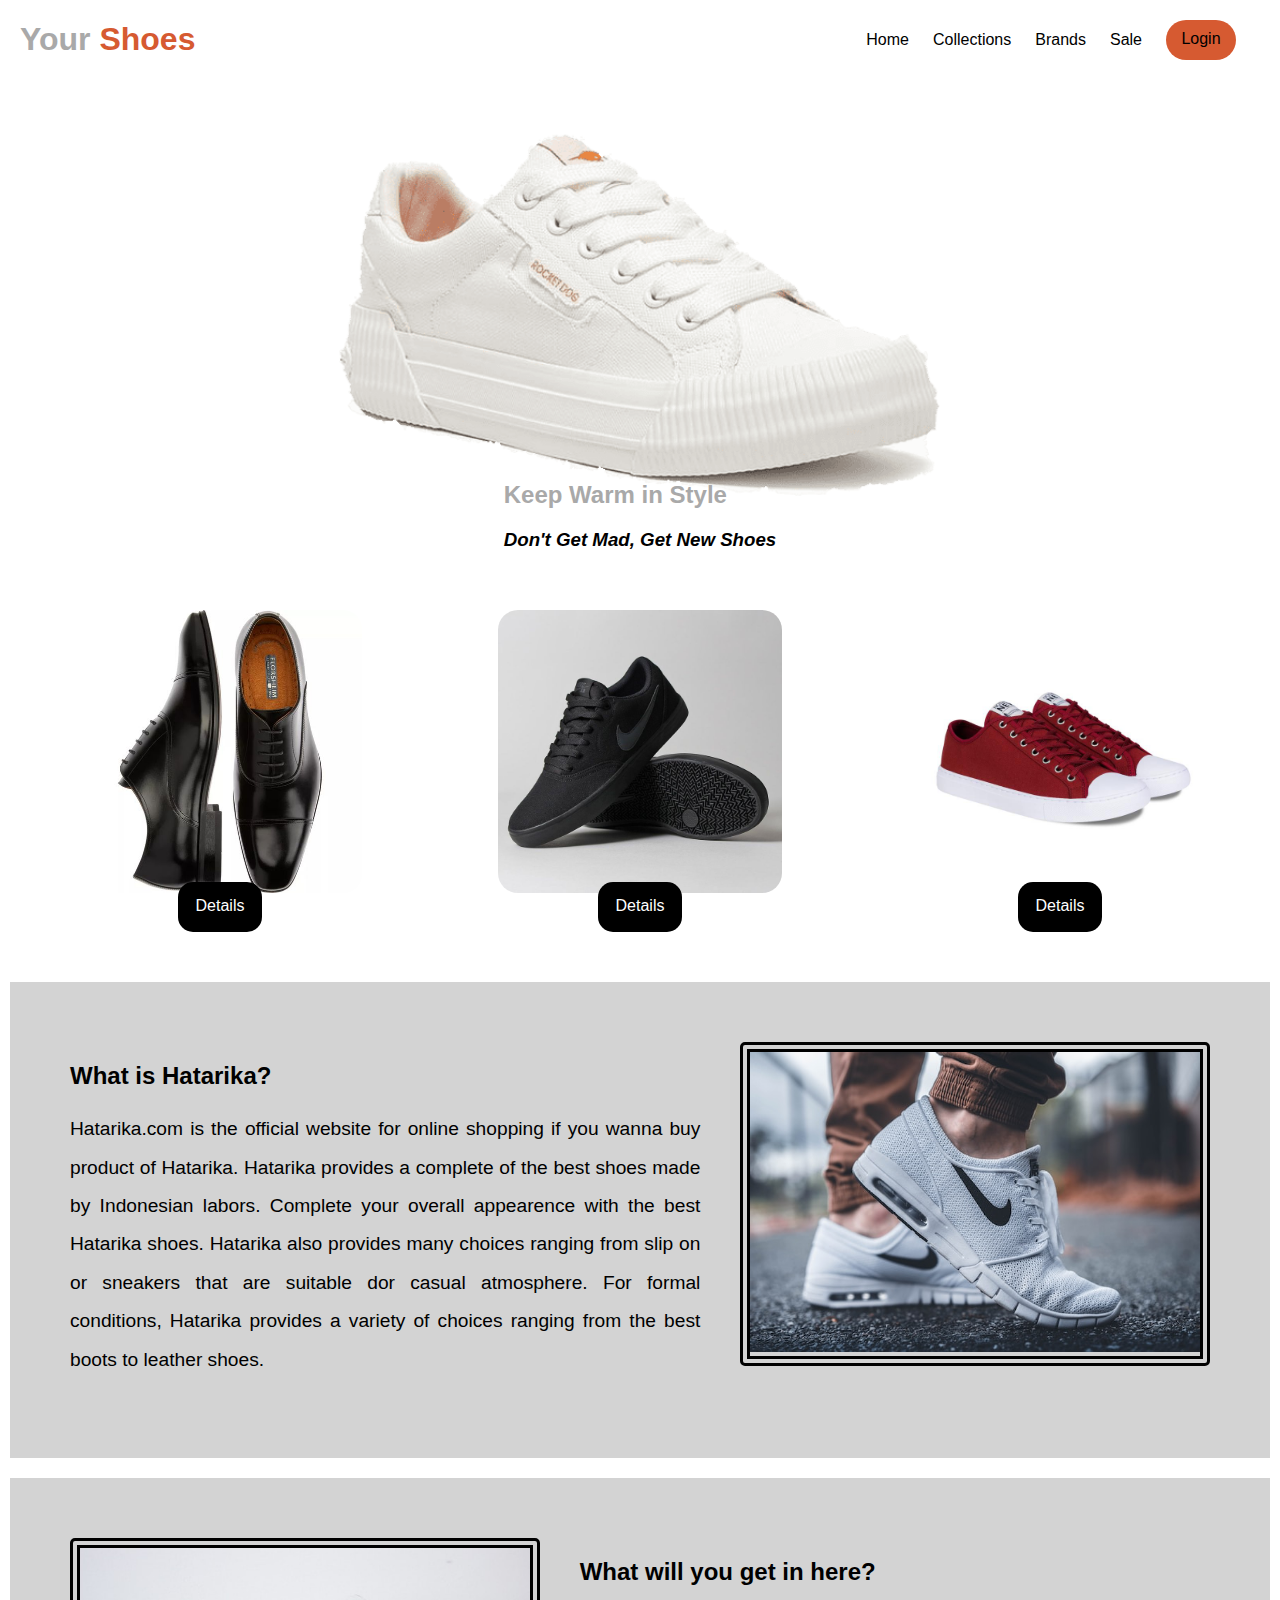
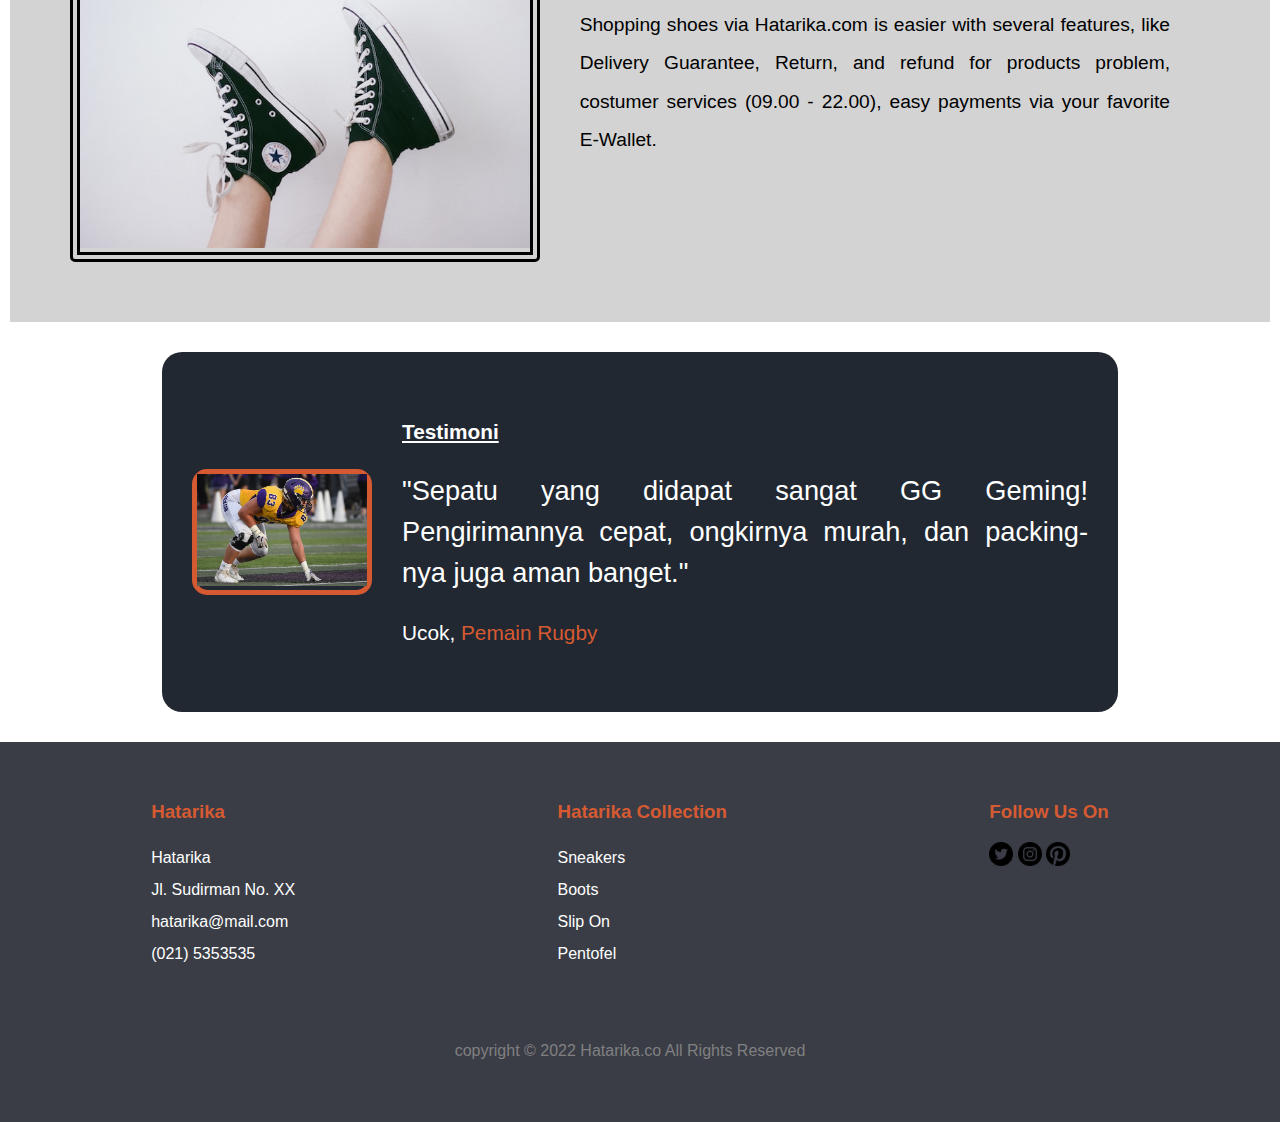
<file: index.html>
<!DOCTYPE html>
<html lang="en">
  <head>
    <meta charset="UTF-8" />
    <meta name="viewport" content="width=device-width, initial-scale=1.0" />
    <link rel="stylesheet" type="text/css" href="aset/style/style.css" />
    <title>Home - Hatarika Shoes</title>
  </head>
  <body>
    <header>
      <div class="logo">
        <h1>Your <span>Shoes</span></h1>
      </div>
      <div class="hamburger">
        <input class="hamburger-input" type="checkbox" />
        <span class="hamburger-span"></span>
        <span class="hamburger-span"></span>
        <span class="hamburger-span"></span>
      </div>
      <div class="navbar">
        <ul class="nav-list">
          <li class="nav-menu"><a class="nav-link" href="#">Home</a></li>
          <li class="nav-menu dr-container">
            <a class="nav-link" href="#">Collections</a>
            <ul class="dropdown">
              <li><a href="#">Sneakers</a></li>
              <li><a href="#">Slip On</a></li>
              <li><a href="#">Boots</a></li>
              <li><a href="#">Pentofel</a></li>
            </ul>
          </li>
          <li class="nav-menu dr-container">
            <a class="nav-link" href="#">Brands</a>
            <ul class="dropdown">
              <li><a href="#">Adidas</a></li>
              <li><a href="#">Nike</a></li>
              <li><a href="#">Converse</a></li>
            </ul>
          </li>
          <li class="nav-menu"><a class="nav-link" href="sale.html">Sale</a></li>
          <li class="nav-menu"><a class="nav-link login" href="#">Login</a></li>
        </ul>
      </div>
    </header>
    <div class="banner">
      <img src="aset/images/Illustration.png" alt="white sneakers" />
      <div class="jargon-wrapper">
        <h2>Keep Warm in Style</h2>
        <h3><i>Don't Get Mad, Get New Shoes</i></h3>
      </div>
    </div>
    <main>
      <div class="main-container">
        <div class="shoes-main">
          <img src="aset/images/pentofel.jpg" alt="pentofel" />
          <a class="btn btn-detail" href="detail.html">Details</a>
        </div>
        <div class="shoes-main">
          <img src="aset/images/blackcanvas.jpg" alt="black canvas" />
          <a class="btn btn-detail" href="detail.html">Details</a>
        </div>
        <div class="shoes-main">
          <img src="aset/images/redcanvas.jpg" alt="redcanvas" />
          <a class="btn btn-detail" href="detail.html">Details</a>
        </div>
      </div>
    </main>
    <!-- About Us -->
    <div class="aboutUs">
      <div class="about-text">
        <h2>What is Hatarika?</h2>
        <p style="text-align: justify; line-height: 2">
          Hatarika.com is the official website for online shopping if you wanna buy product of Hatarika. Hatarika provides a complete of the best shoes made by Indonesian labors. Complete your overall appearence with the best Hatarika
          shoes. Hatarika also provides many choices ranging from slip on or sneakers that are suitable dor casual atmosphere. For formal conditions, Hatarika provides a variety of choices ranging from the best boots to leather shoes.
        </p>
      </div>
      <div class="about-img">
        <img src="aset/images/about.jpg" alt="Nike" />
      </div>
    </div>
    <!-- What will you get -->
    <div class="aboutUs wwug">
      <div class="about-img" style="margin-right: 40px">
        <img src="aset/images/whatwillyouget.jpg" alt="Sneakers" />
      </div>
      <div class="about-text">
        <h2>What will you get in here?</h2>
        <p style="text-align: justify; line-height: 2">
          Shopping shoes via Hatarika.com is easier with several features, like Delivery Guarantee, Return, and refund for products problem, costumer services (09.00 - 22.00), easy payments via your favorite E-Wallet.
        </p>
      </div>
    </div>
    <!-- Testimoni -->
    <div class="testimoni">
      <div class="testimoni-img">
        <img src="aset/images/ucok.jpg" alt="ucok" />
      </div>
      <div class="testimoni-text">
        <p>
          <u><b>Testimoni</b></u>
        </p>
        <p>"Sepatu yang didapat sangat GG Geming! Pengirimannya cepat, ongkirnya murah, dan packing-nya juga aman banget."</p>
        <p>Ucok, <span>Pemain Rugby</span></p>
      </div>
    </div>
    <!-- Footer -->
    <footer>
      <div class="footer-content">
        <h3>Hatarika</h3>
        <a href="#">Hatarika</a>
        <a href="#">Jl. Sudirman No. XX</a>
        <a href="#">hatarika@mail.com</a>
        <a href="#">(021) 5353535</a>
      </div>
      <div class="footer-content">
        <h3>Hatarika Collection</h3>
        <a class="footer-link" href="#">Sneakers</a>
        <a class="footer-link" href="#">Boots</a>
        <a class="footer-link" href="#">Slip On</a>
        <a class="footer-link" href="#">Pentofel</a>
      </div>
      <div class="sosmed">
        <h3>Follow Us On</h3>
        <a href="#"><img src="aset/images/twitter.png" alt="twitter" /></a>
        <a href="#"><img src="aset/images/instagram.png" alt="instagram" /></a>
        <a href="#"><img src="aset/images/pinterest.png" alt="pinterest" /></a>
      </div>
      <div class="copyright">
        <p>copyright &copy; 2022 Hatarika.co All Rights Reserved</p>
      </div>
    </footer>
    <script src="aset/script/script.js"></script>
  </body>
</html>
</file>
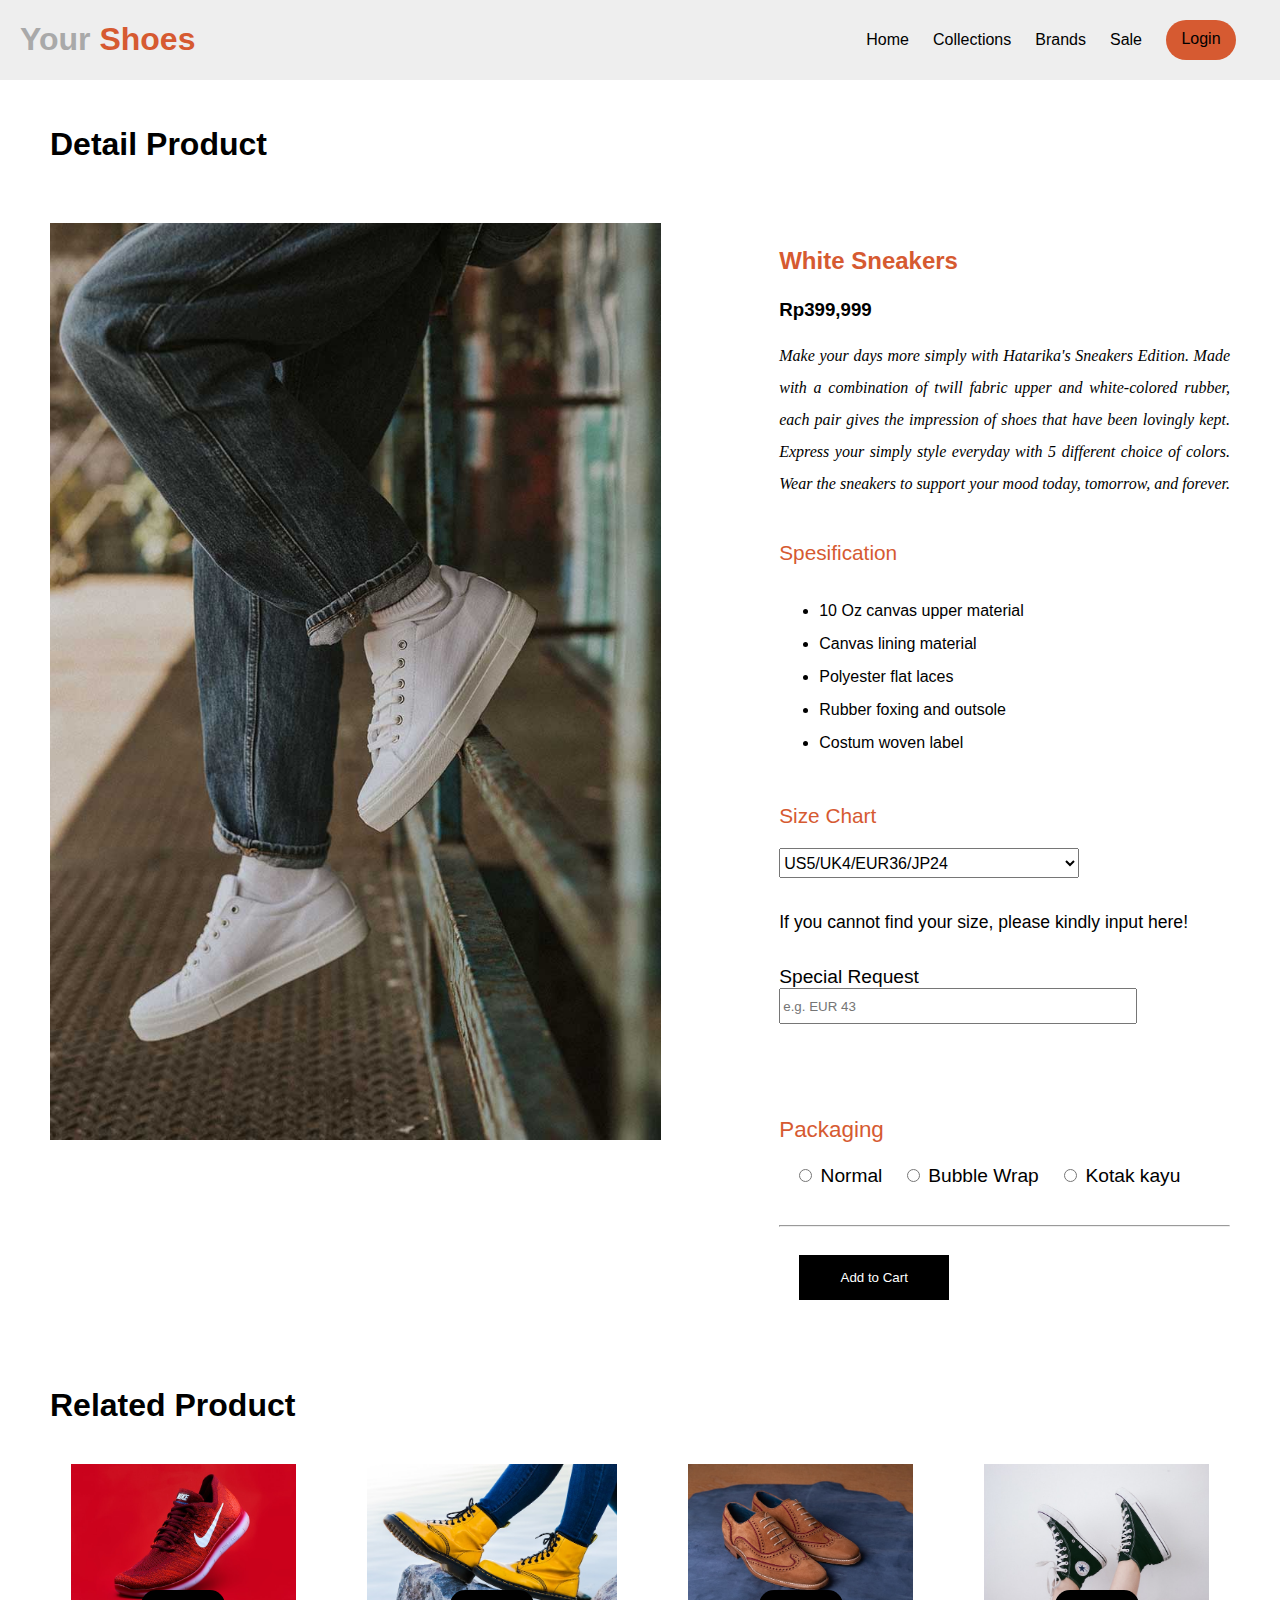
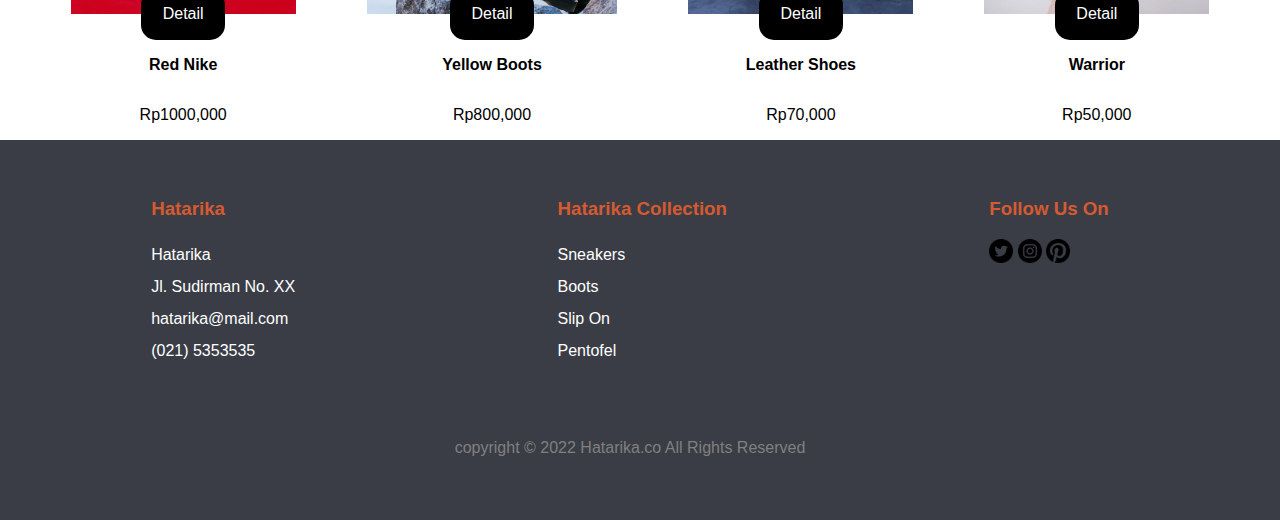
<file: detail.html>
<!DOCTYPE html>
<html lang="en">
  <head>
    <meta charset="UTF-8" />
    <meta name="viewport" content="width=device-width, initial-scale=1.0" />
    <link rel="stylesheet" href="aset/style/detail.css" />
    <title>Hatarika - Detail Product</title>
  </head>
  <body>
    <header>
      <div class="logo">
        <h1>Your <span>Shoes</span></h1>
      </div>
      <div class="hamburger">
        <input class="hamburger-input" type="checkbox" />
        <span class="hamburger-span"></span>
        <span class="hamburger-span"></span>
        <span class="hamburger-span"></span>
      </div>
      <div class="navbar">
        <ul class="nav-list">
          <li class="nav-menu"><a class="nav-link" href="index.html">Home</a></li>
          <li class="nav-menu dr-container">
            <a class="nav-link" href="#">Collections</a>
            <ul class="dropdown">
              <li><a href="#">Sneakers</a></li>
              <li><a href="#">Slip On</a></li>
              <li><a href="#">Boots</a></li>
              <li><a href="#">Pentofel</a></li>
            </ul>
          </li>
          <li class="nav-menu dr-container">
            <a class="nav-link" href="#">Brands</a>
            <ul class="dropdown">
              <li><a href="#">Adidas</a></li>
              <li><a href="#">Nike</a></li>
              <li><a href="#">Converse</a></li>
            </ul>
          </li>
          <li class="nav-menu"><a class="nav-link" href="#">Sale</a></li>
          <li class="nav-menu"><a class="nav-link login" href="#">Login</a></li>
        </ul>
      </div>
    </header>
    <main>
      <h2>Detail Product</h2>
      <div class="product-wrapper">
        <div class="product-img">
          <img src="aset/images/white-sneakers.jpg" alt="white sneakers" />
        </div>
        <div class="product-desc">
          <div class="product-text">
            <h3>White Sneakers</h3>
            <h3>Rp399,999</h3>
            <p>
              Make your days more simply with Hatarika's Sneakers Edition. Made with a combination of twill fabric upper and white-colored rubber, each pair gives the impression of shoes that have been lovingly kept. Express your simply
              style everyday with 5 different choice of colors. Wear the sneakers to support your mood today, tomorrow, and forever.
            </p>
          </div>
          <div class="spek">
            <p>Spesification</p>
            <ul>
              <li style="margin-bottom: 15px">10 Oz canvas upper material</li>
              <li style="margin-bottom: 15px">Canvas lining material</li>
              <li style="margin-bottom: 15px">Polyester flat laces</li>
              <li style="margin-bottom: 15px">Rubber foxing and outsole</li>
              <li style="margin-bottom: 15px">Costum woven label</li>
            </ul>
          </div>
          <div class="size">
            <form action="">
              <p>Size Chart</p>
              <select name="size" id="size">
                <option value="">US5/UK4/EUR36/JP24</option>
                <option value="">US6.5/UK5.5/EUR38/JP25</option>
                <option value="">US7/UK6/EUR39/JP25.8</option>
                <option value="">US8/UK7/EUR40/JP26</option>
                <option value="">US11/UK10.5/EUR45/JP29.5</option>
              </select>
              <p class="request">If you cannot find your size, please kindly input here!</p>
              <label for="request">
                Special Request
                <input type="text" name="request" id="request" placeholder="e.g. EUR 43" />
              </label>
              <div class="packaging">
                <p>Packaging</p>

                <label for="normal"><input type="radio" id="normal" name="packing" value="Normal" /> Normal</label>
                <label for="bubble">
                  <input type="radio" id="bubble" name="packing" value="BubbleWrap" />
                  Bubble Wrap
                </label>
                <label for="wood">
                  <input type="radio" id="wood" name="packing" value="kotakkayu" />
                  Kotak kayu
                </label>
              </div>
              <hr />
              <button type="submit" class="btn-submit">Add to Cart</button>
            </form>
          </div>
        </div>
      </div>
    </main>
    <div class="relate-products-wrapper">
      <h2>Related Product</h2>
      <div class="relate-products">
        <div class="relate-item">
          <img src="aset/images/rednike.jpg" alt="Red Nike" />
          <a href="#" class="btn btn-detail">Detail</a>
          <p><b>Red Nike</b></p>
          <p>Rp1000,000</p>
        </div>
        <div class="relate-item">
          <img src="aset/images/yellowshoes.jpg" alt="yellow boots" />
          <a href="#" class="btn btn-detail">Detail</a>
          <p><b>Yellow Boots</b></p>
          <p>Rp800,000</p>
        </div>
        <div class="relate-item">
          <img src="aset/images/leather(1).jpg" alt="leather" />
          <a href="#" class="btn btn-detail">Detail</a>
          <p><b>Leather Shoes</b></p>
          <p>Rp70,000</p>
        </div>
        <div class="relate-item">
          <img src="aset/images/warior.jpg" alt="Warior" />
          <a href="#" class="btn btn-detail">Detail</a>
          <p><b>Warrior</b></p>
          <p>Rp50,000</p>
        </div>
      </div>
    </div>
    <footer>
      <div class="footer-content">
        <h3>Hatarika</h3>
        <a href="#">Hatarika</a>
        <a href="#">Jl. Sudirman No. XX</a>
        <a href="#">hatarika@mail.com</a>
        <a href="#">(021) 5353535</a>
      </div>
      <div class="footer-content">
        <h3>Hatarika Collection</h3>
        <a class="footer-link" href="#">Sneakers</a>
        <a class="footer-link" href="#">Boots</a>
        <a class="footer-link" href="#">Slip On</a>
        <a class="footer-link" href="#">Pentofel</a>
      </div>
      <div class="sosmed">
        <h3>Follow Us On</h3>
        <a href="#"><img src="aset/images/twitter.png" alt="twitter" /></a>
        <a href="#"><img src="aset/images/instagram.png" alt="instagram" /></a>
        <a href="#"><img src="aset/images/pinterest.png" alt="pinterest" /></a>
      </div>
      <div class="copyright">
        <p>copyright &copy; 2022 Hatarika.co All Rights Reserved</p>
      </div>
    </footer>
    <script src="aset/script/script.js"></script>
  </body>
</html>
</file>
<file: aset/style/style.css>
/* universal */
body {
  padding: 0;
  margin: 0;
  font-family: sans-serif;
  box-sizing: border-box;
}
a {
  text-decoration: none;
}
.btn {
  background-color: #000;
  color: white;
  display: inline-block;
  width: 84px;
  padding: 15px 0 0 0;
  height: 35px;
  border-radius: 15px;
}
.btn-detail:hover {
  background-color: white;
  color: #d65a31;
  cursor: pointer;
}
/* hamburger-button */
.hamburger {
  width: 30px;
  height: 20px;
  /* background-color: antiquewhite; */
  display: none;
}
.hamburger-span {
  height: 4px;
  width: 100%;
}
/* header start */
header {
  display: flex;
  justify-content: space-between;
  align-items: center;
  padding: 0 20px;
}
.logo {
  color: darkgrey;
}
.logo h1 span {
  color: #d65a31;
}
.navbar .nav-list {
  display: flex;
  list-style: none;
  /* background-color: aqua; */
  align-items: center;
}
.nav-link {
  text-align: center;
  text-decoration: none;
  color: black;
  margin-right: 24px;
}
.login {
  background-color: #d65a31;
  /* line-height: 2; */
  display: inline-block;
  padding-top: 10px;
  border-radius: 20px;
  width: 70px;
  height: 30px;
}
.nav-link:hover {
  color: #d65a31;
}
.login:hover {
  background-color: black;
  color: #d65a31;
}

.dr-container:hover .dropdown {
  display: flex;
}
.dropdown {
  display: none;
  flex-direction: column;
  list-style: none;
  background-color: #eee;
  width: 150px;
  position: fixed;
  z-index: 999;
  padding: 0;
}
.dropdown li {
  line-height: 1.5;
  padding: 16px;
}
.dropdown li:hover {
  background-color: black;
  cursor: pointer;
}
.dropdown li:hover a {
  color: #d65a31;
}
.dropdown li a {
  text-decoration: none;
  color: #000;
}
/* header end */
/* Banner */
.banner {
  display: flex;
  flex-direction: column;
  align-items: center;
  height: 500px;
  position: relative;
}
.banner img {
  height: 90%;
  object-fit: contain;
}
.jargon-wrapper {
  position: absolute;
  bottom: 10px;
}
.jargon-wrapper h2 {
  color: darkgrey;
}
/* banner end */

/* main start */
main {
  margin: 0 10px;
}
.main-container {
  background-image: url("https://i.ibb.co/DKXGrBP/bg.png");
  background-size: 80px;
  width: 100%;
  display: flex;
  justify-content: space-around;
  margin-top: 0;
}
.shoes-main {
  width: 25%;
  height: fit-content;
  padding: 30px;
  text-align: center;
}
.shoes-main img {
  width: 90%;
  object-fit: contain;
  border-radius: 20px;
}
.btn-detail {
  margin-top: -32px;
}
.btn-detail:hover {
  background-color: white;
  color: #000;
}
/* main end */

/* about us */
.aboutUs {
  display: flex;
  justify-content: space-around;
  padding: 60px;
  margin: 20px 10px;
  background-color: #d3d3d3;
}
.about-text {
  margin-right: 40px;
  width: 80%;
}
.about-text p {
  font-size: 1.2rem;
}
.about-img {
  padding: 0;
  width: 20%;
  border: 10px double black;
  border-radius: 5px;
  height: fit-content;
  width: fit-content;
}
.about-img img {
  height: 300px;
  object-fit: contain;
}
/* about us end */

/* testimoni */
.testimoni {
  background-color: #212832;
  width: 70%;
  height: 300px;
  margin: 30px auto;
  border: none;
  border-radius: 20px;
  padding: 30px;
  display: flex;
  justify-content: space-between;
  align-items: center;
}
.testimoni:hover {
  width: 80%;
  height: 400px;
}
.testimoni-img {
  border: 5px solid #d65a31;
  border-radius: 15px;
  width: 40%;
}
.testimoni-img img {
  width: 100%;
}
.testimoni-text {
  color: white;
  margin-left: 30px;
  text-align: justify;
  font-size: 1.3rem;
}
.testimoni-text p:nth-child(2) {
  font-size: 1.7rem;
  line-height: 1.5;
}
.testimoni-text span {
  color: #d65a31;
}
/* testimoni end */

/* footer */
footer {
  background-color: #3a3d46;
  height: 300px;
  display: flex;
  background-image: url("https://i.ibb.co/DKXGrBP/bg.png");
  background-repeat: repeat-y;
  background-size: 80px;
  justify-content: space-around;
  padding: 40px 40px 40px 20px;
  flex-wrap: wrap;
}
.copyright {
  width: 100%;
  text-align: center;
}
.footer-content h3 {
  color: #d65a31;
}
.footer-content a {
  display: block;
  color: white;
  line-height: 2;
}
.footer-link:hover {
  color: #d65a31;
}
.sosmed h3 {
  color: #d65a31;
}
.sosmed img {
  width: 24px;
}
.copyright {
  margin-top: 50px;
  color: grey;
}

/* footer end */
/* layar tablet */
@media screen and (max-width: 1000px) {
  header {
    flex-direction: column;
  }
  .banner img {
    height: 80%;
    object-fit: contain;
  }
  .jargon-wrapper {
    text-align: center;
  }
  .main-container {
    flex-direction: column;
    align-items: center;
  }
  .shoes-main {
    width: 60vw;
  }
  .aboutUs {
    flex-direction: column;
  }
  .about-text {
    width: 100%;
  }
  .about-img {
    align-self: center;
    margin: auto !important;
  }
  .wwug {
    display: flex;
    flex-direction: column-reverse;
  }
  .testimoni {
    flex-direction: column;
    height: fit-content;
  }
  footer {
    flex-direction: column;
    align-items: center;
    height: fit-content;
    text-align: center;
  }
  footer h3 {
    font-size: 2rem;
  }
}
/* layar ponsel */
@media screen and (max-width: 500px) {
  .hamburger {
    display: flex;
    flex-direction: column;
    justify-content: space-between;
    margin: 0 auto;
    position: relative;
  }
  .hamburger-input {
    width: 40px;
    opacity: 0;
    top: -4px;
    left: -4px;
    height: 40px;
    position: absolute;
  }
  .hamburger-span {
    background-color: #d65a31;
  }
  .navbar {
    position: absolute;
    background-color: white;
    width: 100vw;
    z-index: 999;
    top: 120px;
    right: -1000px;
    transition: all 0.7s;
  }
  .toggle {
    right: 0;
  }
  .nav-list {
    flex-direction: column;
    margin-left: -12px;
    line-height: 4;
  }
  .login {
    /* display: block; */
    line-height: 1;
  }
  .banner {
    justify-content: space-around;
  }
  .banner img {
    width: 90%;
    object-fit: contain;
  }
  .jargon-wrapper {
    position: unset;
  }
  .about-text p {
    font-size: 0.9rem;
  }
  .about-img {
    width: 100%;
    border: none;
  }
  .about-img img {
    height: 120px;
    object-fit: contain;
    border: 10px double black;
  }
  .testimoni {
    padding: 10px;
  }
  .testimoni-img {
    width: 90%;
    object-fit: contain;
  }
  .testimoni-text p:nth-child(2) {
    font-size: 1rem;
  }
  .testimoni-text {
    margin: 10px;
  }
  footer {
    background-size: 50px;
  }
  footer h3 {
    font-size: 1.1rem;
  }
}
</file>
<file: aset/style/detail.css>
/* universal */
body {
  padding: 0;
  margin: 0;
  font-family: sans-serif;
  box-sizing: border-box;
}
a {
  text-decoration: none;
}
.btn {
  background-color: #000;
  color: white;
  display: inline-block;
  width: 84px;
  padding: 15px 0 0 0;
  height: 35px;
  border-radius: 15px;
}
select {
  width: 300px;
  height: 30px;
  font-size: 1.3rem;
}
label {
  font-size: 1.2rem;
}
/* hamburger-button */
.hamburger {
  width: 30px;
  height: 20px;
  /* background-color: antiquewhite; */
  display: none;
}
.hamburger-span {
  height: 4px;
  width: 100%;
}
/* header start */
header {
  display: flex;
  justify-content: space-between;
  align-items: center;
  background-color: #eee;
  padding: 0 20px;
}
.logo {
  color: darkgrey;
}
.logo h1 span {
  color: #d65a31;
}
.navbar .nav-list {
  display: flex;
  list-style: none;
  align-items: center;
}
.nav-link {
  text-align: center;
  text-decoration: none;
  color: black;
  margin-right: 24px;
}
.login {
  background-color: #d65a31;
  display: inline-block;
  padding-top: 10px;
  border-radius: 20px;
  width: 70px;
  height: 30px;
}
.nav-link:hover {
  color: #d65a31;
}
.login:hover {
  background-color: black;
  color: #d65a31;
}

.dr-container:hover .dropdown {
  display: flex;
}
.dropdown {
  display: none;
  flex-direction: column;
  list-style: none;
  background-color: white;
  width: 150px;
  position: fixed;
  z-index: 999;
  padding: 0;
}
.dropdown li {
  line-height: 1.5;
  padding: 16px;
}
.dropdown li:hover {
  background-color: black;
  cursor: pointer;
}
.dropdown li:hover a {
  color: #d65a31;
}
.dropdown li a {
  text-decoration: none;
  color: #000;
}
/* header end */

/* main */
main h2 {
  margin-bottom: 20px;
  padding: 20px 50px;
  font-size: 2rem;
}
.product-wrapper {
  display: flex;
  padding: 20px 50px;
  justify-content: space-between;
  margin: auto;
  gap: 10%;
}
.product-img {
  height: 100%;
}
.product-img img {
  width: 100%;
  height: auto;
  object-fit: contain;
  margin: 0px auto;
}
.product-desc {
  width: 50%;
  display: flex;
  flex-direction: column;
  padding-right: 0;
}

.product-text h3:nth-child(1) {
  color: #d65a31;
  font-size: 1.5rem;
}
.product-text p {
  text-align: justify;
  margin-bottom: 20px;
  font-family: cursive;
  line-height: 2;
  font-style: italic;
}
.spek,
.size {
  display: flex;
  flex-direction: column;
}
select {
  font-size: 1rem;
}
.spek p,
.size p {
  color: #d65a31;
  font-size: 1.3rem;
}
p.request {
  color: #000;
  font-size: 1.1rem;
  line-height: 3;
}
#request {
  height: 30px;
  width: 350px;
  margin-bottom: 40px;
}
.btn-submit {
  background-color: #000;
  margin: 20px;
  color: white;
  width: 150px;
  height: 35px;
  border: none;
  padding: 15px 0 30px 0;
}
.btn-submit:hover {
  background-color: #eee;
  color: black;
  cursor: pointer;
}
.packaging {
  padding: 30px 0;
}
.packaging p {
  color: #d65a31;
  font-size: 1.4rem;
}
input[type="radio"] {
  margin-left: 20px;
}

/* main end */
/* related products */
.relate-products-wrapper {
  width: 100%;
}
.relate-products-wrapper h2 {
  margin-bottom: 20px;
  padding: 20px 50px;
  font-size: 2rem;
}
.relate-products {
  display: flex;
  width: 90%;
  margin: auto;
  gap: 5%;
  box-sizing: border-box;
  justify-content: space-around;
}
.relate-item {
  display: flex;
  flex-direction: column;
  align-items: center;
  text-align: center;
}
.relate-item img {
  height: 150px;
  object-fit: contain;
}
.btn-detail {
  margin-top: -24px;
}
.btn-detail:hover {
  background-color: white;
  color: #d65a31;
  cursor: pointer;
}
/* related products end */
/* footer */
footer {
  background-color: #3a3d46;
  height: 300px;
  display: flex;
  background-image: url("https://i.ibb.co/DKXGrBP/bg.png");
  background-repeat: repeat-y;
  background-size: 80px;
  justify-content: space-around;
  padding: 40px 40px 40px 20px;
  flex-wrap: wrap;
}
.copyright {
  width: 100%;
  text-align: center;
}
.footer-content h3 {
  color: #d65a31;
}
.footer-content a {
  display: block;
  color: white;
  line-height: 2;
}
.footer-link:hover {
  color: #d65a31;
}
.sosmed h3 {
  color: #d65a31;
}
.sosmed img {
  width: 24px;
}
.copyright {
  margin-top: 50px;
  color: grey;
}
/* footer end */
/* layar tablet */
@media screen and (max-width: 1000px) {
  header {
    flex-direction: column;
  }
  .dropdown {
    width: fit-content;
  }
  .product-wrapper {
    flex-direction: column;
  }
  .product-img {
    width: 70%;
    margin: 10px auto;
  }
  .product-desc {
    width: 100%;
  }
  .btn-submit {
    display: block;
    margin: 10px auto;
  }
  .relate-products-wrapper {
    margin-bottom: 30px;
    height: fit-content;
  }
  .relate-products {
    display: grid;
    grid-template-columns: 1fr 1fr;
  }
  .relate-item p {
    line-height: 0.2;
  }
  .btn-detail {
    margin-bottom: 10px;
  }
  footer {
    flex-direction: column;
    align-items: center;
    height: fit-content;
    text-align: center;
  }
  footer h3 {
    font-size: 2rem;
  }
}
/* layar hp */
@media screen and (max-width: 500px) {
  h2 {
    text-align: center;
  }
  header {
    padding-bottom: 15px;
  }
  .hamburger {
    display: flex;
    flex-direction: column;
    justify-content: space-between;
    margin: 0 auto;
    position: relative;
  }
  .hamburger-input {
    width: 40px;
    opacity: 0;
    top: -4px;
    left: -4px;
    height: 40px;
    position: absolute;
  }
  .hamburger-span {
    background-color: #d65a31;
  }
  .navbar {
    position: absolute;
    background-color: #eee;
    width: 100vw;
    z-index: 999;
    top: 110px;
    right: -1000px;
    transition: all 0.7s;
  }
  .toggle {
    right: 0;
  }
  .nav-list {
    flex-direction: column;
    margin-left: -12px;
    line-height: 4;
  }
  .nav-list {
    flex-direction: column;
    line-height: 4;
  }
  .login {
    /* display: block; */
    line-height: 1;
  }
  .product-text,
  .spek {
    font-size: 0.9rem;
  }
  p.request {
    font-size: 0.9rem;
    line-height: 1.5;
  }
  #request,
  #size {
    width: 100% !important;
    height: 50px;
  }
  #request {
    margin-top: 20px;
    margin-bottom: 0;
  }
  .packaging {
    display: flex;
    flex-direction: column;
  }
  .packaging label {
    font-size: 0.9rem;
  }
  .relate-products {
    display: flex;
    /* grid-template-columns: 1fr; */
    flex-direction: column;
  }
  footer h3 {
    font-size: 1.1rem;
  }
}
</file>
